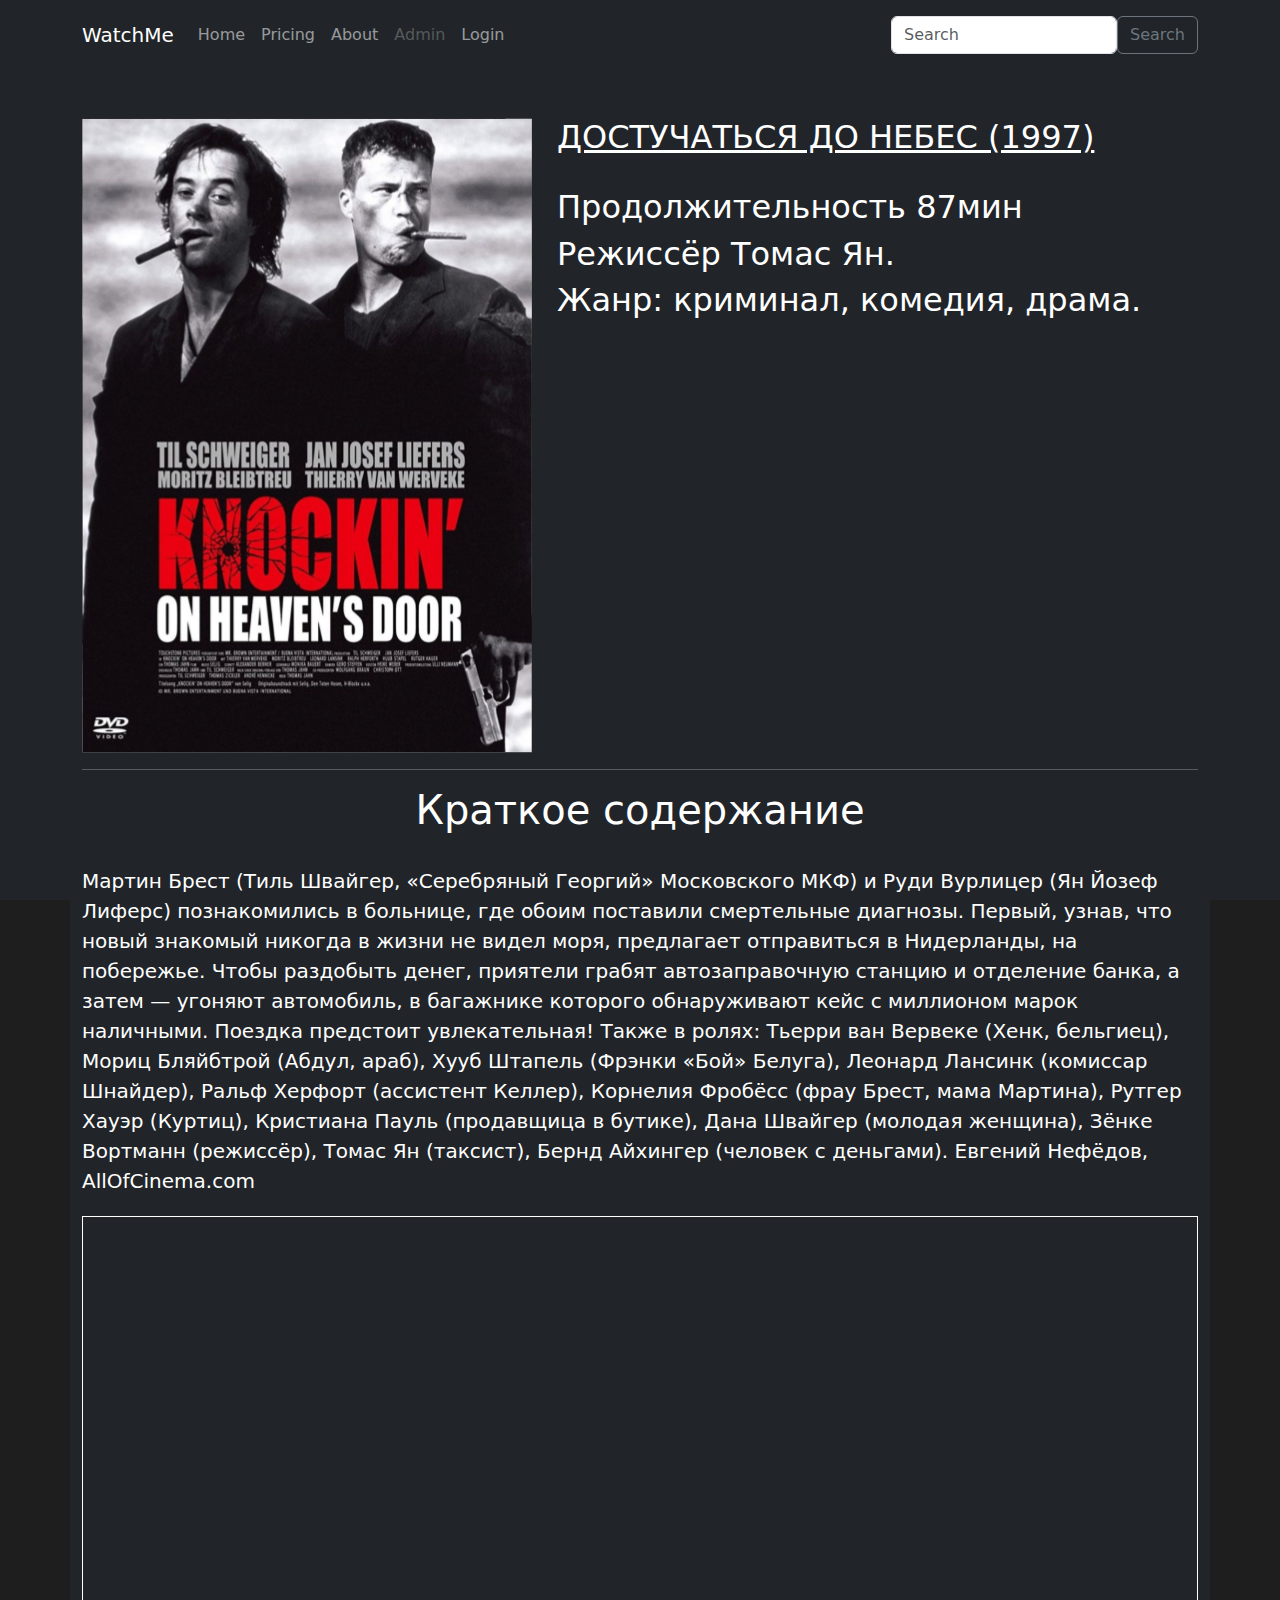
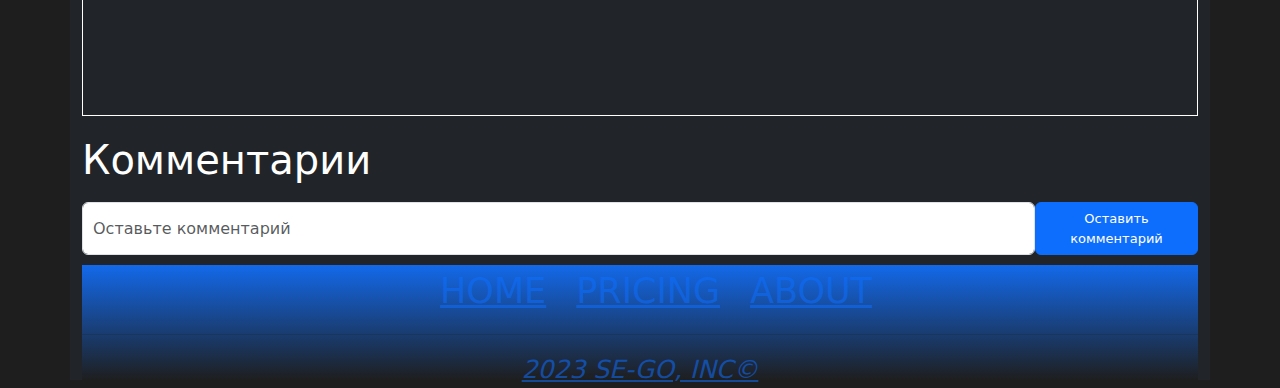
<file: detailPage.html>
<!DOCTYPE html>
<html lang="en">

<head>
    <meta charset="UTF-8">
    <meta name="viewport" content="width=device-width, initial-scale=1.0">
    <link rel="stylesheet" href="style.css">
    <link href="https://cdn.jsdelivr.net/npm/bootstrap@5.3.1/dist/css/bootstrap.min.css" rel="stylesheet">
    <link rel="shortcut icon" href="images/icon/Ellipse 2.svg"/>
    <title>Watch Me</title>
</head>

<body class="bg-dark">
    <div class="container bg-dark">
        <nav class="navbar navbar-expand-lg navbar-dark bg-dark">
            <a class="navbar-brand" href="index.html">WatchMe</a>
            <button class="navbar-toggler" type="button" data-toggle="collapse" data-target="#navbarSupportedContent"
                aria-controls="navbarSupportedContent" aria-expanded="false" aria-label="Toggle navigation">
                <span class="navbar-toggler-icon"></span>
            </button>

            <div class="collapse navbar-collapse w-100 justify-content-between" id="navbarSupportedContent">
                <ul class="navbar-nav mr-auto">
                    <li class="nav-item active">
                        <a class="nav-link" href="#">Home</a>
                    </li>
                    <li class="nav-item">
                        <a class="nav-link" href="#">Pricing</a>
                    </li>
                    <li class="nav-item">
                        <a class="nav-link" href="#">About</a>
                    </li>
                    <li class="nav-item">
                        <a class="nav-link disabled" href="#">Admin</a>
                    </li>
                    <li class="nav-item">
                        <a href="login.html" class="nav-link">Login</a>
                    </li>
                </ul>
                <form class="d-flex flex-row my-4 my-lg-2 flex-row">
                    <input class="form-control mr-sm-2" type="search" placeholder="Search" aria-label="Search">
                    <button class="btn btn-outline-secondary my-2 my-sm-0" type="submit">Search</button>
                </form>
            </div>
        </nav>
        <main class="main mt-5">
            <div class="text-white">
                <div class="row">
                    <div class="col col-sm- col-md-12 col-lg-5">
                        <img src="images/pictures/list1.svg" alt="" class="w-100">
                    </div>
                    <div class="col col-sm- col-md-12 col-lg-7">
                        <h2 class="text-decoration-underline text-uppercase">Достучаться до небес (1997)</h2>
                        <br>
                        <p class="h2">Продолжительность 87мин</p>
                        <p class="h2">Режиссёр Томас Ян.</p>
                        <p class="h2">Жанр: криминал, комедия, драма.</p>
                    </div>
                </div>
                <hr>
                <div class="">
                    <h1 class="text-center h1">Краткое содержание</h1>
                    <br>
                    <p class="text-left fs-5">Мартин Брест (Тиль Швайгер, «Серебряный Георгий» Московского
                        МКФ) и Руди Вурлицер (Ян Йозеф Лиферс) познакомились в
                        больнице, где обоим поставили смертельные диагнозы. Первый, узнав, что новый знакомый никогда в
                        жизни не видел моря,
                        предлагает отправиться в Нидерланды, на побережье. Чтобы раздобыть денег, приятели грабят
                        автозаправочную станцию и
                        отделение банка, а затем — угоняют автомобиль, в багажнике которого обнаруживают кейс с
                        миллионом марок наличными.
                        Поездка предстоит увлекательная!
                        Также в ролях: Тьерри ван Вервеке (Хенк, бельгиец), Мориц Бляйбтрой (Абдул, араб), Хууб Штапель
                        (Фрэнки «Бой» Белуга),
                        Леонард Лансинк (комиссар Шнайдер), Ральф Херфорт (ассистент Келлер), Корнелия Фробёсс (фрау
                        Брест, мама Мартина),
                        Рутгер Хауэр (Куртиц), Кристиана Пауль (продавщица в бутике), Дана Швайгер (молодая женщина),
                        Зёнке Вортманн (режиссёр),
                        Томас Ян (таксист), Бернд Айхингер (человек с деньгами).
                        Евгений Нефёдов, AllOfCinema.com</p>
                </div>
                <div class="film__player">
                    <div class="player">

                    </div>
                </div>
                <div class="film__reviews">
                    <h1>Комментарии</h1>
                    <div class="reviews" id="reviews"></div>
                    <div class="comment_write">
                        <input type="text" id="comment_text" class="form-control" placeholder="Оставьте комментарий" width="100%">
                        <button id="comment_btn" class="btn btn-primary">Оставить комментарий</button>
                    </div>
                </div>


            </div>
        </main>

        <div class="footer">
            <ul class="footer__menu">
                <li><a href="#" class="home-link">home</a></li>
                <li><a href="#" class="pricing-link">pricing</a></li>
                <li><a href="#" class="about-link">about</a></li>
            </ul>
            <hr>
            <div class="footer__end">
                <em><a href="#" class="main__page">2023 se-go, Inc&#169;</a></em>
            </div>
        </div>
    </div>
    <script src="https://ajax.googleapis.com/ajax/libs/jquery/3.5.1/jquery.min.js"></script>
    <script src="https://cdnjs.cloudflare.com/ajax/libs/popper.js/1.16.0/umd/popper.min.js"></script>
    <script src="https://maxcdn.bootstrapcdn.com/bootstrap/4.5.2/js/bootstrap.min.js"></script>
    <script src="https://cdn.jsdelivr.net/npm/bootstrap@5.3.1/dist/js/bootstrap.bundle.min.js"></script>
    <script src="comment.js"></script>
</body>
</file>
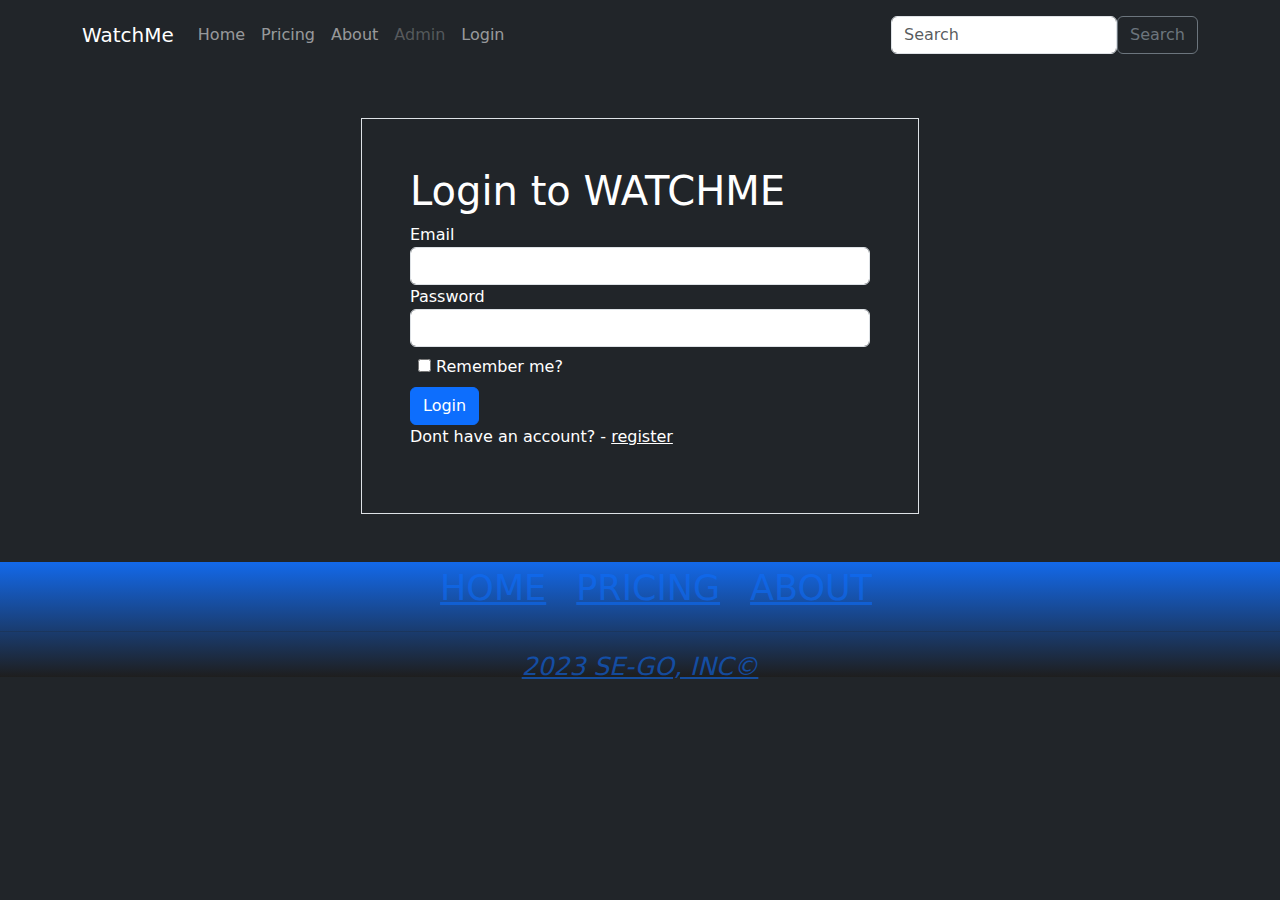
<file: login.html>
<!DOCTYPE html>
<html lang="en">
    <head>
        <meta charset="UTF-8" />
        <meta name="viewport" content="width=device-width, initial-scale=1.0" />
        <link rel="stylesheet" href="style.css" />
        <link
            href="https://cdn.jsdelivr.net/npm/bootstrap@5.3.1/dist/css/bootstrap.min.css"
            rel="stylesheet"
        />

        <title>Watch Me</title>
    </head>

    <body class="bg-dark">
        <div class="container bg-dark">
            <nav class="navbar navbar-expand-lg navbar-dark bg-dark">
                <a class="navbar-brand" href="#">WatchMe</a>
                <button
                    class="navbar-toggler"
                    type="button"
                    data-toggle="collapse"
                    data-target="#navbarSupportedContent"
                    aria-controls="navbarSupportedContent"
                    aria-expanded="false"
                    aria-label="Toggle navigation"
                >
                    <span class="navbar-toggler-icon"></span>
                </button>

                <div
                    class="collapse navbar-collapse w-100 justify-content-between"
                    id="navbarSupportedContent"
                >
                    <ul class="navbar-nav mr-auto">
                        <li class="nav-item active">
                            <a class="nav-link" href="#">Home</a>
                        </li>
                        <li class="nav-item">
                            <a class="nav-link" href="#">Pricing</a>
                        </li>
                        <li class="nav-item">
                            <a class="nav-link" href="#">About</a>
                        </li>
                        <li class="nav-item">
                            <a class="nav-link disabled" href="#">Admin</a>
                        </li>
                        <li class="nav-item">
                            <a href="login.html" class="nav-link">Login</a>
                        </li>
                    </ul>
                    <form class="d-flex flex-row my-4 my-lg-2 flex-row">
                        <input
                            class="form-control mr-sm-2"
                            type="search"
                            placeholder="Search"
                            aria-label="Search"
                        />
                        <button
                            class="btn btn-outline-secondary my-2 my-sm-0"
                            type="submit"
                        >
                            Search
                        </button>
                    </form>
                </div>
            </nav>
            <main
                class="d-flex flex-column align-items-center mt-5 mb-5 text-white"
            >
                <form action="" class="w-50 border p-5" id="loginForm">
                    <h1>Login to WATCHME</h1>
                    <div class="form-group">
                        <label for="email" class="">Email</label>
                        <input
                            type="email"
                            name="email"
                            id="email"
                            class="form-control"
                        />
                    </div>
                    <div class="form-group">
                        <label for="password">Password</label>
                        <input
                            type="password"
                            name="password"
                            id="password"
                            class="form-control"
                        />
                    </div>
                    <div class="form-group m-2">
                        <input type="checkbox" name="" id="" />
                        <label for="rememberme">Remember me?</label>
                    </div>
                    <div class="form-group">
                        <button type="submit" class="btn btn-primary">
                            Login
                        </button>
                        <br />
                        <p>
                            Dont have an account? -
                            <a
                                href="register.html"
                                class="text-decoration-underline text-white"
                                >register</a
                            >
                        </p>
                    </div>
                </form>
            </main>
        </div>
        <div class="footer bg-dark">
            <ul class="footer__menu">
                <li><a href="#" class="home-link">home</a></li>
                <li><a href="#" class="pricing-link">pricing</a></li>
                <li><a href="#" class="about-link">about</a></li>
            </ul>
            <hr />
            <div class="footer__end">
                <em
                    ><a href="#" class="main__page"
                        >2023 se-go, Inc&#169;</a
                    ></em
                >
            </div>
            <script src="https://ajax.googleapis.com/ajax/libs/jquery/3.5.1/jquery.min.js"></script>
            <script src="https://cdnjs.cloudflare.com/ajax/libs/popper.js/1.16.0/umd/popper.min.js"></script>
            <script src="https://maxcdn.bootstrapcdn.com/bootstrap/4.5.2/js/bootstrap.min.js"></script>
            <script src="https://cdn.jsdelivr.net/npm/bootstrap@5.3.1/dist/js/bootstrap.bundle.min.js"></script>
        </div>

        <script>
            document.addEventListener("DOMContentLoaded", function () {
                const loginForm = document.getElementById("loginForm");

                loginForm.addEventListener("submit", function (event) {
                    event.preventDefault();

                    const mail = document.getElementById("email").value;
                    const password = document.getElementById("password").value;

                    // Check if the username and password match in local storage
                    const storedUserData = localStorage.getItem(mail);

                    if (!storedUserData) {
                        alert(
                            "User not found. Please register or check your email."
                        );
                    } else {
                        const userData = JSON.parse(storedUserData);

                        if (userData.password === password) {
                            alert(
                                "Login successful! Welcome, " + userData.user
                            );
                            localStorage.setItem("user", userData.user);
                            // You can add code to redirect the user to another page here.
                        } else {
                            alert("Incorrect password. Please try again.");
                        }
                    }

                    // Clear the form
                    loginForm.reset();
                });
            });
        </script>
    </body>
</html>
</file>
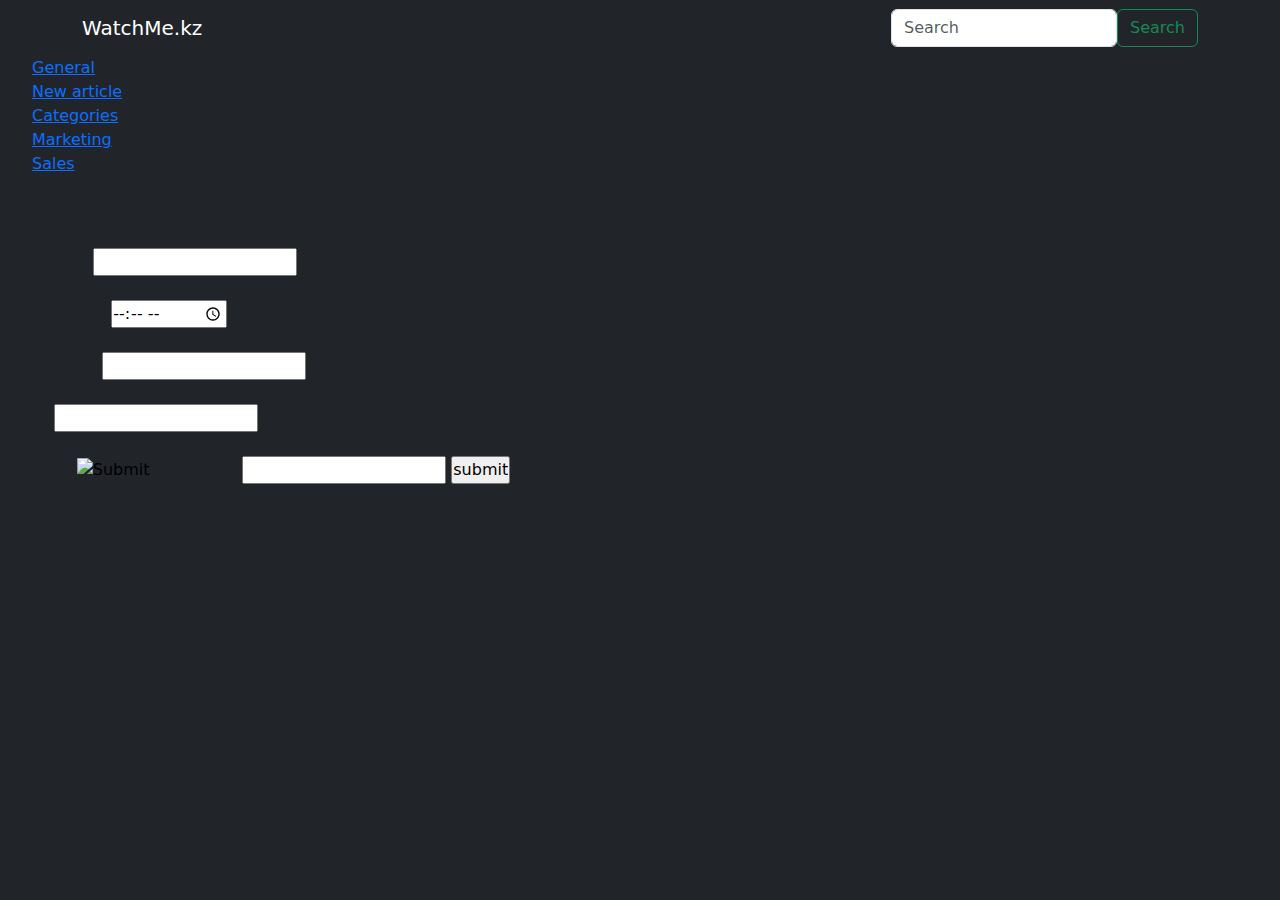
<file: newArticle.html>
<!DOCTYPE html>
<html lang="en">

<head>
    <meta charset="UTF-8">
    <meta name="viewport" content="width=device-width, initial-scale=1.0">
    <link rel="stylesheet" href="style.css">
    <link href="https://cdn.jsdelivr.net/npm/bootstrap@5.3.1/dist/css/bootstrap.min.css" rel="stylesheet">
    <link rel="shortcut icon" href="images/icon/Ellipse 2.svg" />
    <title>Watch Me</title>
</head>

<body class="bg-dark">
    <main class="admin">

        <div class="container">
            <nav class="navbar navbar-expand-lg navbar-dark bg-dark justify-content-between">
                <a class="navbar-brand" href="index.html">WatchMe.kz</a>
                <button class="navbar-toggler" type="button" data-toggle="collapse"
                    data-target="#navbarSupportedContent" aria-controls="navbarSupportedContent" aria-expanded="false"
                    aria-label="Toggle navigation">
                    <span class="navbar-toggler-icon"></span>
                </button>
                <div class="search">
                    <form class="d-flex flex-row flex-row">
                        <input class="form-control " type="search" placeholder="Search" aria-label="Search">
                        <button class="btn btn-outline-success my-2 my-sm-0" type="submit">Search</button>
                    </form>
                </div>
        </div>
        <div class="content">

            <div class="right_side">
                <ul class="admin_ch">
                    <li><a href="admin.html" class="">General</a></li>
                    <li><a href="#" class="">New article</a></li>
                    <li><a href="#" class="">Categories</a></li>
                    <li><a href="#" class="">Marketing</a></li>
                    <li><a href="#" class="">Sales</a></li>
                </ul>
            </div>
            <div class="main_admin">
                <h1>New Article</h1>
                <div class="newFilm">
                    <form action="">
                        <label for="name_film">Film name:</label>
                        <input type="text" id="fname" name="fname"><br><br>
                        <label for="continuance_film">Continuance:</label>
                        <input type="time" id="fname" name="fname"><br><br>
                        <label for="Directedbyfilm">Directed by:</label>
                        <input type="text" id="fname" name="fname"><br><br>
                        <label for="genre_film">Genre</label>
                        <input type="text" id="fname" name="fname"><br><br>
                        <label for="image_film"> Add img:</label>
                        <input type="image" name="" id="fname">
                        <label for="about_film">About film</label>
                        <input type="text" name="" id="fabout">
                        <input type="submit" value="submit">
                    </form>
                </div>
            </div>
        </div>
        </div>
    </main>
</body>

</html>
</file>
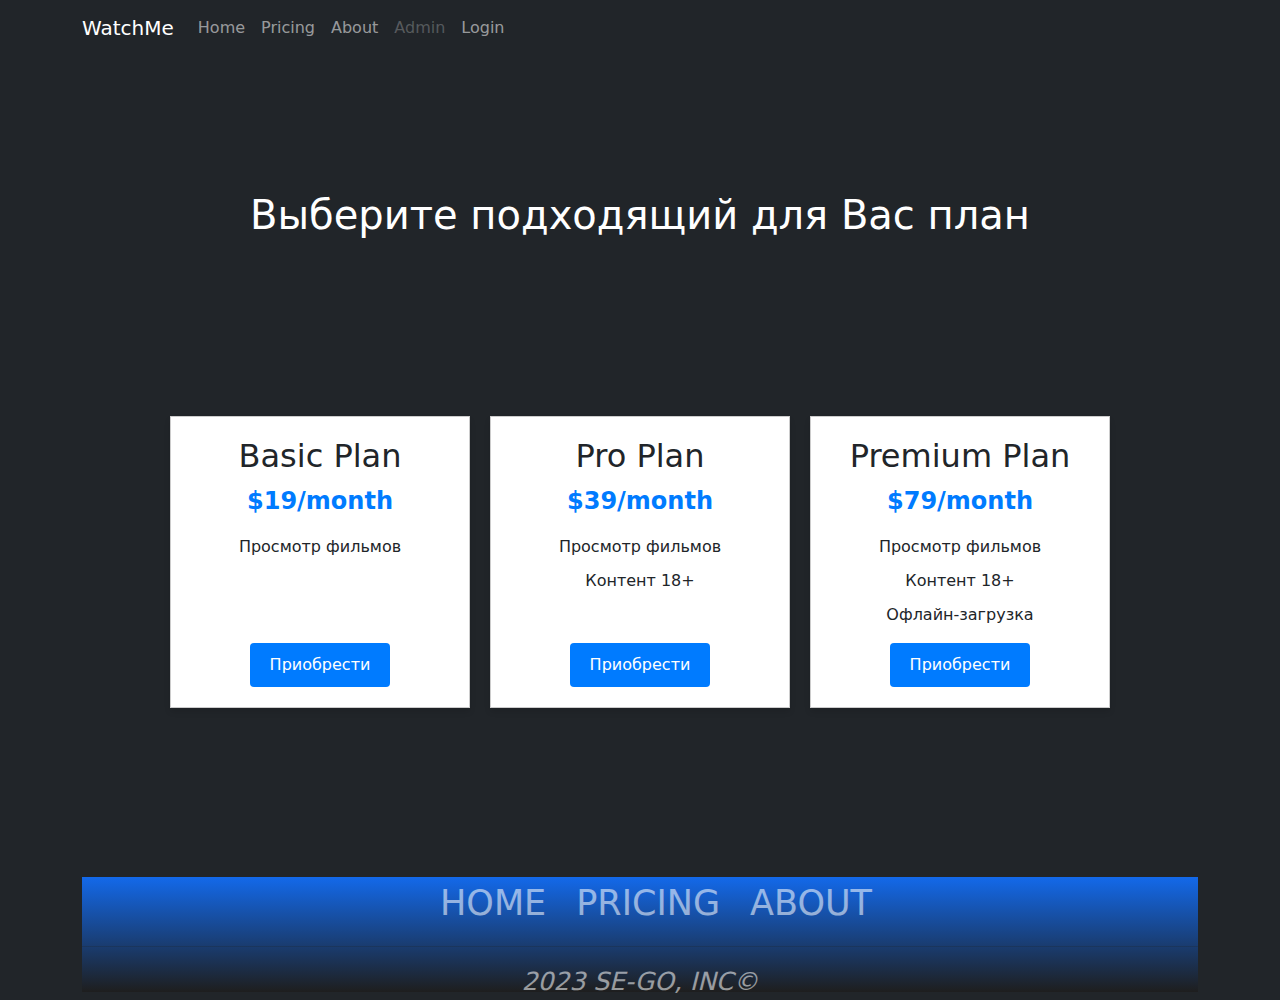
<file: pricingPage.html>
﻿<!DOCTYPE html>
<html>
<head>
    <title>Pricing Page</title>
    <link rel="stylesheet" href="dias_style.css" />
    <meta charset="utf-8" />
    <meta name="viewport" content="width=device-width, initial-scale=1.0">
    <link rel="shortcut icon" href="images/icon/Ellipse 2.svg">
    <link href="https://cdn.jsdelivr.net/npm/bootstrap@5.3.1/dist/css/bootstrap.min.css" rel="stylesheet">

    <script>
        function showNotification() {
            alert("Оплата временно не работает, попробуйте позже!");
        }
    </script>

</head>
<body class="bg-dark">
    <div class="container bg-dark">
        <nav class="navbar navbar-expand-lg navbar-dark bg-dark">
            <a class="navbar-brand" href="index.html">WatchMe</a>
            <button class="navbar-toggler" type="button" data-toggle="collapse" data-target="#navbarSupportedContent"
                    aria-controls="navbarSupportedContent" aria-expanded="false" aria-label="Toggle navigation">
                <span class="navbar-toggler-icon"></span>
            </button>

            <div class="collapse navbar-collapse w-100 justify-content-between" id="navbarSupportedContent">
                <ul class="navbar-nav mr-auto">
                    <li class="nav-item active">
                        <a class="nav-link" href="index.html">Home</a>
                    </li>
                    <li class="nav-item">
                        <a class="nav-link" href="#">Pricing</a>
                    </li>
                    <li class="nav-item">
                        <a class="nav-link" href="#footer">About</a>
                    </li>
                    <li class="nav-item">
                        <a class="nav-link disabled" href="admin.html">Admin</a>
                    </li>
                    <li class="nav-item">
                        <a href="login.html" class="nav-link">Login</a>
                    </li>
                </ul>
            </div>
        </nav>
        <div class="HelloText">
            <h1>Выберите подходящий для Вас план</h1>
        </div>
        <div class="pricing-container">
            <div class="pricing-card">
                <h2>Basic Plan</h2>
                <p class="price">$19/month</p>
                <ul class="featur">
                    <li>Просмотр фильмов</li>
                    <li class="text-white">б</li>
                    <li class="text-white">б</li>
                </ul>
                <a href="#" class="bottt" onclick="showNotification(); return false;">Приобрести</a>
            </div>

            <div class="pricing-card">
                <h2>Pro Plan</h2>
                <p class="price">$39/month</p>
                <ul class="featur">
                    <li>Просмотр фильмов</li>
                    <li>Контент 18+</li>
                    <li class="text-white">.</li>
                </ul>
                <a href="#" class="bottt" onclick="showNotification(); return false;">Приобрести</a>
            </div>

            <div class="pricing-card">
                <h2>Premium Plan</h2>
                <p class="price">$79/month</p>
                <ul class="featur">
                    <li>Просмотр фильмов</li>
                    <li>Контент 18+</li>
                    <li>Офлайн-загрузка</li>
                </ul>
                <a href="#" class="bottt" onclick="showNotification(); return false;">Приобрести</a>
            </div>
        </div>


        <div class="footer" id="footer">
            <ul class="footer__menu">
                <li><a href="index.html" class="home-link">home</a></li>
                <li><a href="#" class="pricing-link">pricing</a></li>
                <li><a href="#" class="about-link">about</a></li>
            </ul>
            <hr>
            <div class="footer__end">
                <em><a href="#" class="main__page">2023 se-go, Inc&#169;</a></em>
            </div>
        </div>
    </div>
</body>
</html>
</file>
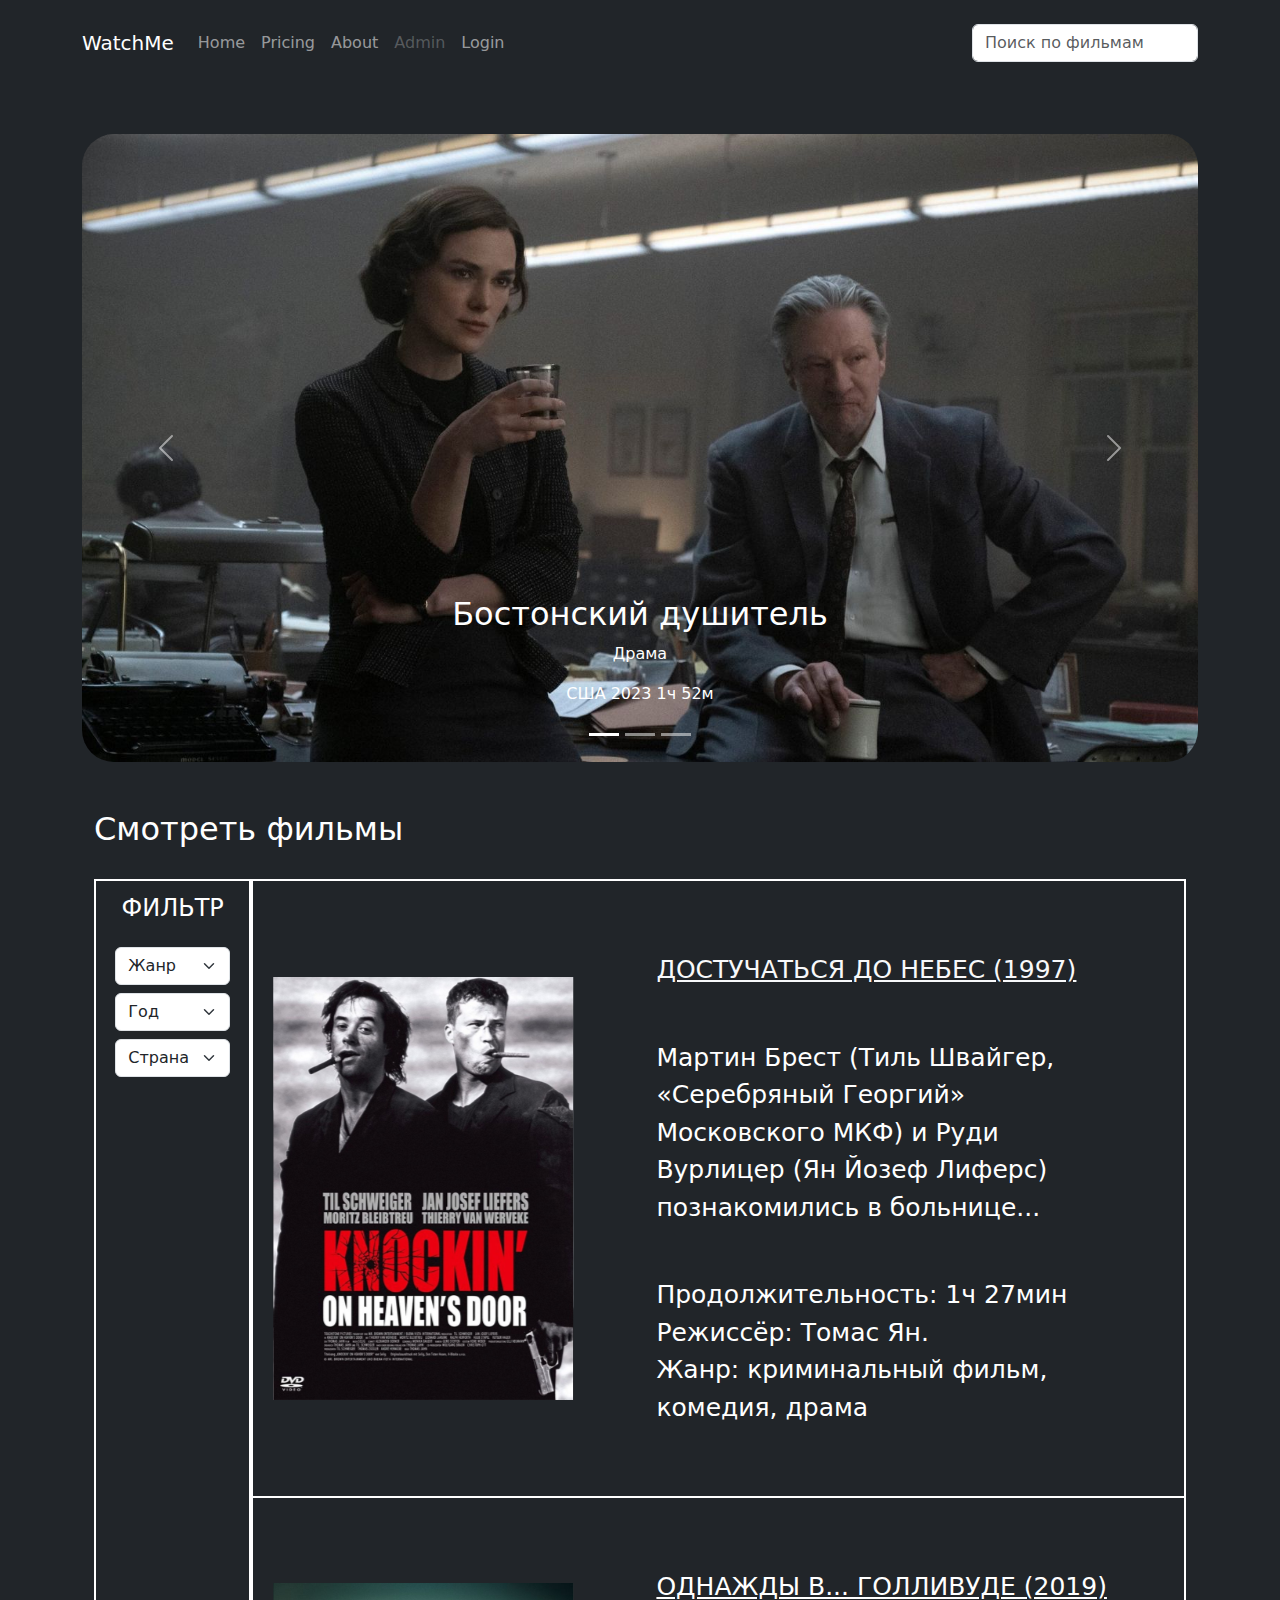
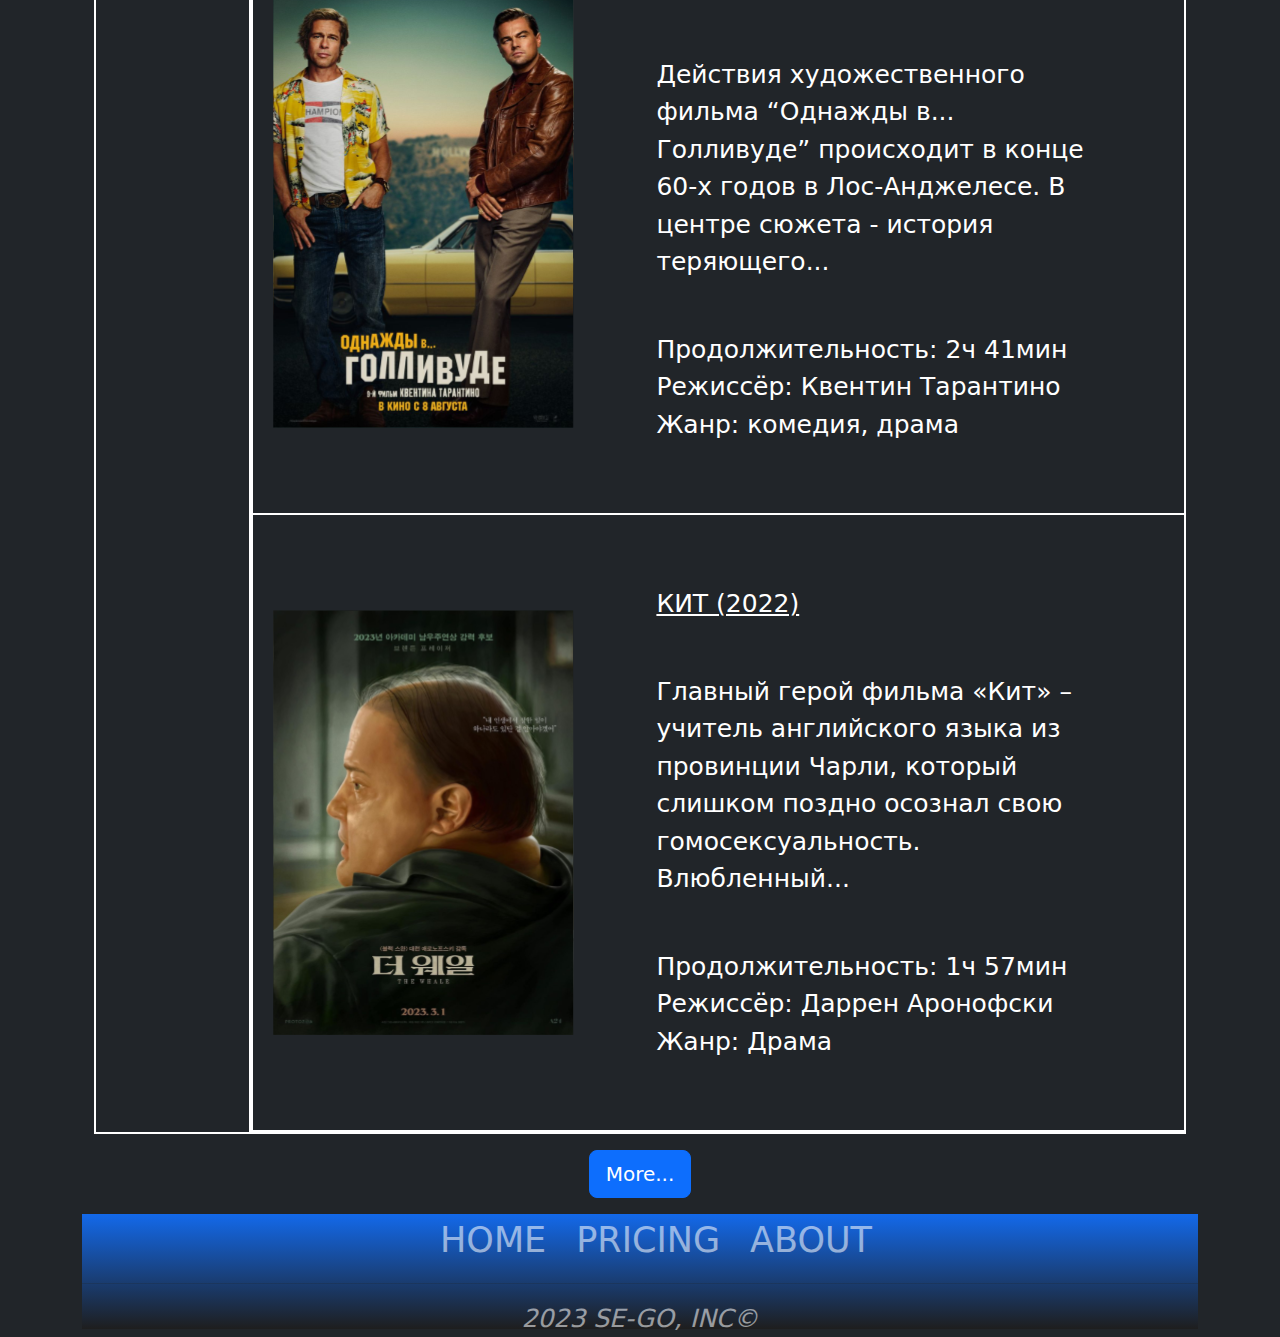
<file: recomedPage.html>
<!DOCTYPE html>
<html>

<head>
    <meta charset="utf-8">
    <meta name="viewport" content="width=device-width, initial-scale=1.0">
    <link rel="stylesheet" href="dias_style.css">
    <title>Watch Me</title>
    <link rel="shortcut icon" href="images/icon/Ellipse 2.svg" />
    <link href="https://cdn.jsdelivr.net/npm/bootstrap@5.3.1/dist/css/bootstrap.min.css" rel="stylesheet">

    <script>
        function showNotification() {
            alert("Функция временно не работает, попробуйте позже!");
        }
    </script>

</head>

<body class="bg-dark">
    <div class="container bg-dark">
        <nav class="navbar navbar-expand-lg navbar-dark bg-dark">
            <a class="navbar-brand" href="index.html">WatchMe</a>
            <button class="navbar-toggler" type="button" data-toggle="collapse" data-target="#navbarSupportedContent"
                    aria-controls="navbarSupportedContent" aria-expanded="false" aria-label="Toggle navigation">
                <span class="navbar-toggler-icon"></span>
            </button>

            <div class="collapse navbar-collapse w-100 justify-content-between" id="navbarSupportedContent">
                <ul class="navbar-nav mr-auto">
                    <li class="nav-item active">
                        <a class="nav-link" href="index.html">Home</a>
                    </li>
                    <li class="nav-item">
                        <a class="nav-link" href="pricingPage.html">Pricing</a>
                    </li>
                    <li class="nav-item">
                        <a class="nav-link" href="#footer">About</a>
                    </li>
                    <li class="nav-item">
                        <a class="nav-link disabled" href="admin.html">Admin</a>
                    </li>
                    <li class="nav-item">
                        <a href="login.html" class="nav-link">Login</a>
                    </li>
                </ul>
                <form id="search-form" class="mb-3 mt-3">
                    <input type="text" id="search-input" class="form-control" placeholder="Поиск по фильмам" aria-label="Поиск">
                </form>
                <div class="modal" id="search-results-modal" tabindex="-1">
                    <div class="modal-dialog">
                        <div class="modal-content">
                            <div class="modal-header">
                                <h5 class="modal-title">Результаты поиска</h5>
                                <button type="button" class="btn-close" data-bs-dismiss="modal" aria-label="Close"></button>
                            </div>
                            <div class="modal-body">
                                <div id="search-results">
                                </div>
                            </div>
                        </div>
                    </div>
                </div>
            </div>
        </nav>

        <!--carousel-->

        <main class="main mt-5">
            <script>var myCarousel = document.querySelector('#myCarousel')
                var carousel = new bootstrap.Carousel(myCarousel, {
                    touch: true,

                })</script>

            <div id="carouselExampleCaptions" class="carousel slide carousel-fade mb-5" data-bs-ride="carousel">
                <div class="carousel-indicators">
                    <button type="button" data-bs-target="#carouselExampleCaptions" data-bs-slide-to="0" class="active" aria-current="true" aria-label="Slide 1"></button>
                    <button type="button" data-bs-target="#carouselExampleCaptions" data-bs-slide-to="1" aria-label="Slide 2"></button>
                    <button type="button" data-bs-target="#carouselExampleCaptions" data-bs-slide-to="2" aria-label="Slide 3"></button>
                </div>
                <div class="carousel-inner rounded-5">
                    <div class="carousel-item active">
                        <img src="images/pictures/rec2.jpeg" class="d-block w-100" alt="">
                        <div class="carousel-caption d-none d-md-block">
                            <h2>Бостонский душитель</h2>
                            <p>Драма</p>
                            <p>США  2023  1ч 52м</p>
                        </div>
                    </div>
                    <div class="carousel-item">
                        <img src="images/pictures/rec1.jpg" class="d-block w-100" alt="">
                        <div class="carousel-caption d-none d-md-block">
                            <h2>Восстание зловейщих мертвецов</h2>
                            <p>Ужасы</p>
                            <p>США  2023  1ч 36м</p>
                        </div>
                    </div>
                    <div class="carousel-item">
                        <img src="images/pictures/rec3.jpg" class="d-block w-100" alt="">
                        <div class="carousel-caption d-none d-md-block">
                            <h2>Царь горы</h2>
                            <p>Боевые искусства</p>
                            <p>Корея  2020  16 серий</p>
                        </div>
                    </div>
                </div>
                <button class="carousel-control-prev" type="button" data-bs-target="#carouselExampleCaptions" data-bs-slide="prev">
                    <span class="carousel-control-prev-icon" aria-hidden="true"></span>
                    <span class="visually-hidden">Предыдущий</span>
                </button>
                <button class="carousel-control-next" type="button" data-bs-target="#carouselExampleCaptions" data-bs-slide="next">
                    <span class="carousel-control-next-icon" aria-hidden="true"></span>
                    <span class="visually-hidden">Следующий</span>
                </button>
            </div>

            <!--main-->

            <div class="container text-white">
                <div class="text-white mb-3">
                    <h2>Смотреть фильмы</h2>
                </div>

                <div class="page__film">
                    <div class="page__film-right">
                        <div class="filter__title mt-2 mb-2">
                            <h4>ФИЛЬТР</h4>
                        </div>

                        <table class="filter mt-2 mb-2">
                            <tr class="text-center">
                                <th>
                                    <select class="form-select mb-2" aria-label="Default select example">
                                        <option selected>Жанр</option>
                                        <option value="1">Боевик</option>
                                        <option value="2">Вестерн</option>
                                        <option value="3">Гангстерский фильм</option>
                                        <option value="4">Трагикомедия</option>
                                        <option value="5">Детектив</option>
                                        <option value="6">Драма</option>
                                        <option value="7">Исторический фильм</option>
                                        <option value="8">Комедия</option>
                                        <option value="9">Мелодрама</option>
                                        <option value="10">Музыкальный фильм</option>
                                        <option value="11">Политический фильм</option>
                                        <option value="12">Приключенческий фильм</option>
                                        <option value="13">Сказка</option>
                                        <option value="14">Трагедия</option>
                                    </select>

                                    <select class="form-select mb-2" aria-label="Default select example">
                                        <option selected>Год</option>
                                        <option value="0">2023</option>
                                        <option value="1">2022</option>
                                        <option value="2">2021</option>
                                        <option value="3">2020</option>
                                        <option value="4">2019</option>
                                        <option value="5">2018</option>
                                        <option value="6">2017</option>
                                        <option value="7">2016</option>
                                        <option value="8">2015</option>
                                        <option value="9">2014</option>
                                        <option value="10">2013</option>
                                        <option value="11">2012</option>
                                        <option value="12">2011</option>
                                        <option value="13">2010</option>
                                        <option value="14">2009</option>
                                    </select>

                                    <select class="form-select mb-2" aria-label="Default select example">
                                        <option selected>Страна</option>
                                        <option value="0">Казахстан</option>
                                        <option value="1">Корея</option>
                                        <option value="2">Китай</option>
                                         <option value="3">США</option>
                                        <option value="4">Россия</option>
                                        <option value="5">Япония</option>
                                        <option value="6">Германия</option>
                                        <option value="7">Великобритания</option>
                                        <option value="8">Испания</option>
                                    </select>
                                </th>
                            </tr>
                        </table>

                    </div>
                    <div class="page__film-left">
                        <div class="page__films">
                            <img src="images/pictures/list1.svg" alt="" class="film__img">
                            <ul class="list__film">
                                <li class="film__title film__info"><a href="detailPage.html" class="link-light">Достучаться до небес (1997)</a></li>
                                <li class="film__add film__info">
                                    Мартин Брест (Тиль Швайгер, «Серебряный Георгий»
                                    Московского МКФ) и Руди
                                    Вурлицер (Ян Йозеф Лиферс) познакомились в
                                    больнице...
                                </li>
                                <li class="film__info">
                                    Продолжительность: 1ч 27мин<br>
                                    Режиссёр: Томас Ян. <br>
                                    Жанр: криминальный фильм, комедия, драма
                                </li>
                            </ul>
                        </div>
                        <div class="page__films">
                            <img src="images/pictures/list2.svg" alt="" class="film__img">
                            <ul class="list__film">
                                <li class="film__title film__info">Однажды в... Голливуде (2019)</li>
                                <li class="film__add film__info">
                                    Действия художественного фильма “Однажды в... Голливуде”
                                    происходит в конце 60-х годов в Лос-Анджелесе. В центре сюжета
                                    - история теряющего...
                                </li>
                                <li class="film__info">
                                    Продолжительность: 2ч 41мин<br>
                                    Режиссёр: Квентин Тарантино <br>
                                    Жанр: комедия, драма
                                </li>
                            </ul>
                        </div>
                        <div class="page__films">
                            <img src="images/pictures/list3.svg" alt="" class="film__img">
                            <ul class="list__film">
                                <li class="film__title film__info">Кит (2022)</li>
                                <li class="film__add film__info">
                                    Главный герой фильма «Кит» – учитель английского языка из
                                    провинции Чарли, который слишком поздно осознал свою
                                    гомосексуальность. Влюбленный...
                                </li>
                                <li class="film__info">
                                    Продолжительность: 1ч 57мин<br>
                                    Режиссёр: Даррен Аронофски <br>
                                    Жанр: Драма
                                </li>
                            </ul>
                        </div>
                    </div>
                </div>
            </div>




            <div class="m-3 text-center">
                <button class="btn btn-primary btn-lg" onclick="showNotification(); return false;"> 
                    More...
                </button>
            </div>
        </main>




        <!--footer-->

        <div class="footer" id="footer">
            <ul class="footer__menu">
                <li><a href="index.html" class="home-link">home</a></li>
                <li><a href="pricingPage.html" class="pricing-link">pricing</a></li>
                <li><a href="#" class="about-link">about</a></li>
            </ul>
            <hr>
            <div class="footer__end">
                <em><a href="#" class="main__page">2023 se-go, Inc&#169;</a></em>
            </div>
        </div>
    </div>
    <script src="https://cdn.jsdelivr.net/npm/bootstrap@5.0.2/dist/js/bootstrap.bundle.min.js" integrity="sha384-MrcW6ZMFYlzcLA8Nl+NtUVF0sA7MsXsP1UyJoMp4YLEuNSfAP+JcXn/tWtIaxVXM" crossorigin="anonymous"></script>
    <script src="search.js"></script>
</body>

</html>
</file>
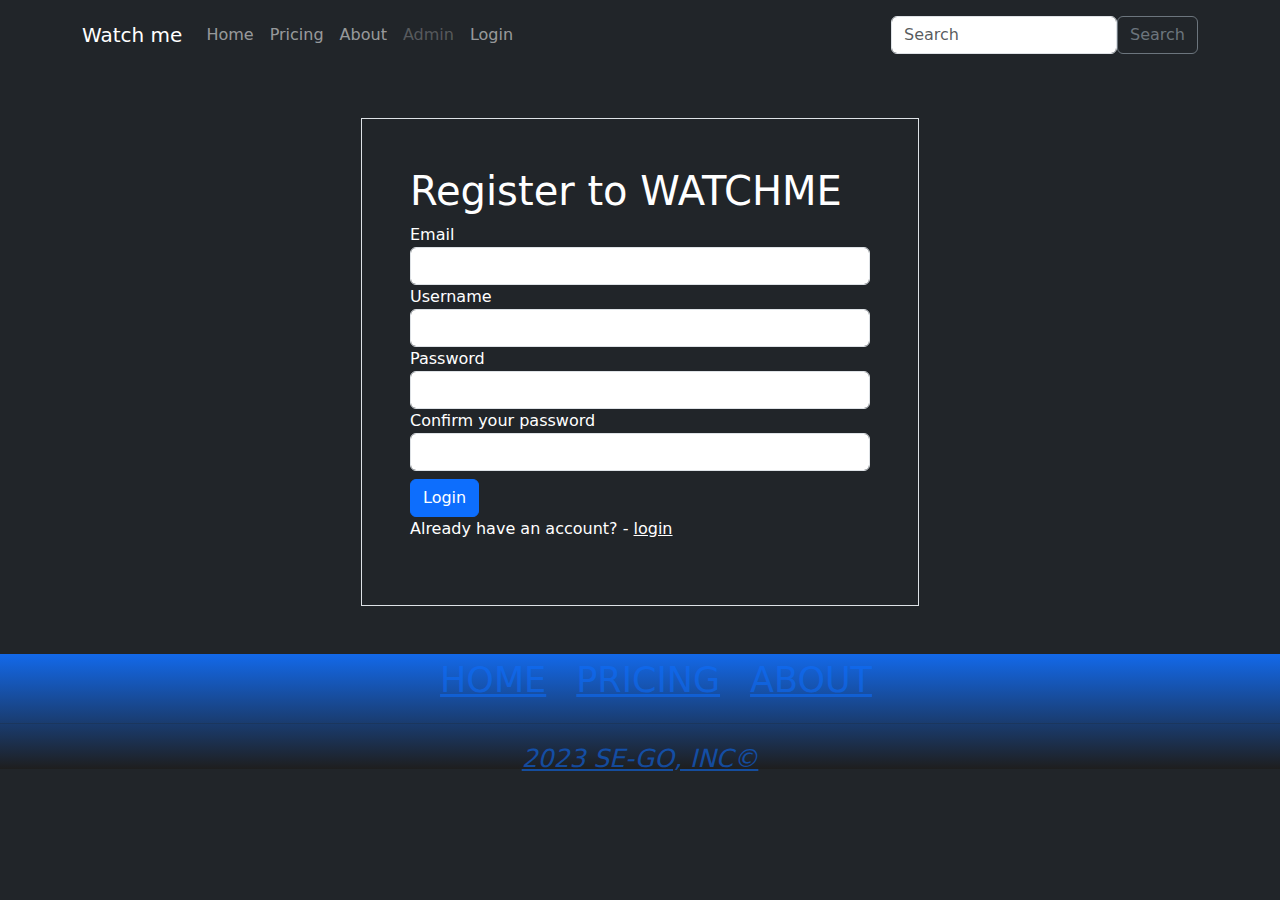
<file: register.html>
<!DOCTYPE html>
<html lang="en">
    <head>
        <meta charset="UTF-8" />
        <meta name="viewport" content="width=device-width, initial-scale=1.0" />
        <link rel="stylesheet" href="style.css" />
        <link
            href="https://cdn.jsdelivr.net/npm/bootstrap@5.3.1/dist/css/bootstrap.min.css"
            rel="stylesheet"
        />

        <title>Watch Me</title>
    </head>

    <body class="bg-dark">
        <div class="container">
            <nav class="navbar navbar-expand-lg navbar-dark bg-dark">
                <a class="navbar-brand" href="index.html">Watch me</a>
                <button
                    class="navbar-toggler"
                    type="button"
                    data-toggle="collapse"
                    data-target="#navbarSupportedContent"
                    aria-controls="navbarSupportedContent"
                    aria-expanded="false"
                    aria-label="Toggle navigation"
                >
                    <span class="navbar-toggler-icon"></span>
                </button>

                <div
                    class="collapse navbar-collapse w-100 justify-content-between"
                    id="navbarSupportedContent"
                >
                    <ul class="navbar-nav mr-auto">
                        <li class="nav-item active">
                            <a class="nav-link" href="index.html">Home</a>
                        </li>
                        <li class="nav-item">
                            <a class="nav-link" href="#">Pricing</a>
                        </li>
                        <li class="nav-item">
                            <a class="nav-link" href="#">About</a>
                        </li>
                        <li class="nav-item">
                            <a class="nav-link disabled" href="#">Admin</a>
                        </li>
                        <li class="nav-item">
                            <a href="login.html" class="nav-link">Login</a>
                        </li>
                    </ul>
                    <form class="d-flex flex-row my-4 my-lg-2 flex-row">
                        <input
                            class="form-control mr-sm-2"
                            type="search"
                            placeholder="Search"
                            aria-label="Search"
                        />
                        <button
                            class="btn btn-outline-secondary my-2 my-sm-0"
                            type="submit"
                        >
                            Search
                        </button>
                    </form>
                </div>
            </nav>
            <main
                class="d-flex flex-column align-items-center mt-5 mb-5 text-white"
            >
                <form action="" class="w-50 border p-5" id="registrationForm">
                    <h1>Register to WATCHME</h1>
                    <div class="form-group">
                        <label for="email" class="">Email</label>
                        <input
                            type="email"
                            name="email"
                            id="email"
                            class="form-control"
                        />
                    </div>
                    <div class="form-group">
                        <label for="username" class="">Username</label>
                        <input
                            type="username"
                            name="username"
                            id="username"
                            class="form-control"
                        />
                    </div>
                    <div class="form-group">
                        <label for="password">Password</label>
                        <input
                            type="password"
                            name="password"
                            id="password"
                            class="form-control"
                        />
                    </div>
                    <div class="form-group mb-2">
                        <label for="password2">Confirm your password</label>
                        <input
                            type="password"
                            name="password2"
                            id="password2"
                            class="form-control"
                        />
                    </div>
                    <div class="form-group">
                        <button type="submit" class="btn btn-primary">
                            Login
                        </button>
                        <br />
                        <p>
                            Already have an account? -
                            <a
                                href="login.html"
                                class="text-decoration-underline text-white"
                                >login</a
                            >
                        </p>
                    </div>
                </form>
            </main>
        </div>
        <div class="footer">
            <ul class="footer__menu">
                <li><a href="#" class="home-link">home</a></li>
                <li><a href="#" class="pricing-link">pricing</a></li>
                <li><a href="#" class="about-link">about</a></li>
            </ul>
            <hr />
            <div class="footer__end">
                <em
                    ><a href="#" class="main__page"
                        >2023 se-go, Inc&#169;</a
                    ></em
                >
            </div>
            <script src="https://ajax.googleapis.com/ajax/libs/jquery/3.5.1/jquery.min.js"></script>
            <script src="https://cdnjs.cloudflare.com/ajax/libs/popper.js/1.16.0/umd/popper.min.js"></script>
            <script src="https://maxcdn.bootstrapcdn.com/bootstrap/4.5.2/js/bootstrap.min.js"></script>
            <script src="https://cdn.jsdelivr.net/npm/bootstrap@5.3.1/dist/js/bootstrap.bundle.min.js"></script>
        </div>

        <script>
            document.addEventListener("DOMContentLoaded", function () {
                const registrationForm =
                    document.getElementById("registrationForm");

                registrationForm.addEventListener("submit", function (event) {
                    event.preventDefault();

                    const mail = document.getElementById("email").value;
                    const user = document.getElementById("username").value;
                    const password = document.getElementById("password").value;
                    const password2 =
                        document.getElementById("password2").value;

                    if (password !== password2) {
                        alert("Passwords do not match. Please try again.");
                        return;
                    }

                    // Check if the username is already in local storage
                    if (localStorage.getItem(mail) !== null) {
                        alert("Username with this email already exists.");

                        return;
                    }

                    // Save the username and password to local storage
                    localStorage.setItem(
                        mail,
                        JSON.stringify({ user, password })
                    );

                    alert(
                        "Registration successful! You can now log in with your username and password."
                    );

                    // Clear the form
                    registrationForm.reset();
                });
            });
        </script>
    </body>
</html>
</file>
<file: style.css>
html {
    box-sizing: border-box;
}

*,
*::after,
*::before {
    box-sizing: inherit;
    margin: 0;
    padding: 0;
}

html,
body {
    height: 100%;
    background-color: #1E1E1E;
}

ul {
    list-style: none;
}

a {
    text-decoration: none;
    color: inherit;
}

/* .wrapper__menu,
.wrapper__left,
.wrapper__right {
    color: white;
    display: flex;
    flex-direction: row;
    justify-content: space-between;
    height: 114px;
    align-items: center;
    font-size: 30px;
} */

/* .wrapper__left {
    width: 600px;
    padding-left: 40px;
}

.wrapper__right {
    padding-right: 10px;
} */

/* .search__form {
    display: inline-flex;
    background: linear-gradient(to bottom, #1369EA, #3C5680);
    padding: 0 15px;
    border-radius: 15px;
    justify-content: space-between;
    margin-left: 25px;
    width: 320px;
    height: 40px;    
} */

/* .search__txt {
    border: none;
    background: transparent;
    padding: 5px;
    width: 200px;
    font-size: 30px;
} */

/* .search__img,
.search__button {
    background: transparent;
    border: none;
    height: 4 0px;
    width: 40px;
} */

.banner,
.title {
    display: flex;
    flex-direction: column;
    align-items: center;
    align-self: center;
    margin: 0 auto;
}

.logo__add,
.name {
    display: flex;
    flex-direction: column;
    justify-content: center;
    flex-wrap: wrap;
    position: absolute;
    margin: 0 auto;
}

.name {
    color: black;
    padding-top: 175px;
    font-size: 60px;
    padding-right: 170px;
    font-family: 'Segoe UI', Tahoma, Geneva, Verdana, sans-serif;
    transform: rotateZ(330deg);
}

.logo__add {
    padding-top: 195px;
    padding-left: 195px;
}

.ad {
    font-size: 25px;
    color: white;
    padding-left: 630px;


}

.title {
    color: white;
    font-size: 50px;
    padding-top: 130px;
    text-transform: uppercase;
}

.category {
    display: flex;
    flex-direction: column;
    flex-wrap: wrap;
    align-items: center;
    gap: 50px;
    justify-content: center;
    /* filter: brightness(25%); */
    padding-top: 90px;
}

/* .category__item {
    display: flex;
    flex-wrap: wrap;
    gap: 49px;
} */

.category__items {
    display: flex;
    flex-direction: row;
    flex-wrap: wrap;
    justify-content: center;
    gap: 49px;
}

.category__first-film {
    position: relative;
    width: 550px;
    height: 305px;
    background-image: url("");
    background-repeat: no-repeat;
    background-size: contain;
    padding: 35px;
    transition: 0.5s;
    /* filter: brightness(25%); */
}

.category__first-film:before {
    content: ' ';
    display: block;
    position: absolute;
    left: 0;
    top: 0;
    width: 100%;
    height: 100%;
    opacity: 0.4;
    background-position: 50% 0;
    background-size: cover;
}

.film:before {
    background-image: url('images/pictures/Фильмы.svg')
}

.series::before {
    background-image: url('images/pictures/Сериалы.svg')
}

.anime::before {
    background-image: url('images/pictures/Аниме.svg')
}

.dorama::before {
    background-image: url('images/pictures/Дорамы.svg')
}

.link__film {
    display: flex;
    flex-direction: column;
    text-align: left;
    filter: brightness(100%);
    color: white;
}

.cat__img {
    max-height: 350px;
    max-width: 560.82px;
}

.category__name {
    font-size: 70px;
}

.catolog {
    font-size: 35px;
}

.categoty__ganre {
    display: flex;
    flex-direction: row;
    justify-content: center;
    gap: 100px;
}

.ganre {
    background: linear-gradient(to bottom, #1E1E1E, #1369EA);
    border-radius: 20px;
    height: 150px;
    width: 200px;
    display: flex;
    justify-content: center;
    align-items: center;
}

.romantica__icon {
    padding-left: 30px;
}

.comedy__icon {
    padding-left: 15px;
}

.mystery__icon {
    padding-left: 18px;
}

.music__icon {
    padding-left: 12px;
}

.ganre__name {
    font-size: 25px;
    color: black;
    text-transform: uppercase;
}

.recommended-list {
    display: flex;
    flex-direction: row;
    justify-content: space-evenly;
    padding-top: 30px;
}

.rec__name {
    color: white;
    font-size: 25px;
    text-transform: uppercase;
    font-family: 'Gill Sans', 'Gill Sans MT', Calibri, 'Trebuchet MS', sans-serif;
    text-align: center;
}

.wath__random {
    display: flex;
    justify-content: center;
    padding-top: 50px;
}

.random {
    height: 500px;
    width: 500px;
}

.random1 {
    position: absolute;
}

.random__name {
    display: flex;
    padding-top: 210px;
    position: absolute;
    font-size: 65px;
    color: white;
    padding-left: 45px;
}

.carousel-main {
    display: flex;
    flex-direction: row;
    justify-content: center;
}

.title2 {
    display: flex;
    flex-direction: row;
    max-width: 100;
    justify-content: flex-start;
}

.carousel-first {
    display: flex;
    flex-direction: row;
    justify-content: space-around;
    align-items: center;
}

.carousel-first-info {
    display: flex;
    flex-direction: row;
    color: white;
}

.carousel-first-img1 {
    position: absolute;
}


.carousel-img1 {
    opacity: 0.3;
    border-radius: 5%;
    height: 355px;
    width: 660px;
    -webkit-box-shadow: 0px 0px 12px 16px rgba(19, 105, 234, 0.31);
    -moz-box-shadow: 0px 0px 12px 16px rgba(19, 105, 234, 0.31);
    box-shadow: 0px 0px 12px 16px rgba(19, 105, 234, 0.31);
}

.carousel-img2 {
    opacity: 0.3;
    border-radius: 5%;
    height: 219px;
    width: 371px;
    -webkit-box-shadow: 0px 0px 12px 15px rgba(19, 105, 234, 0.2);
    -moz-box-shadow: 0px 0px 12px 15px rgba(19, 105, 234, 0.2);
    box-shadow: 0px 0px 12px 15px rgba(19, 105, 234, 0.2);
}

.ca-info {
    position: absolute;
    display: flex;
    flex-direction: column;
    justify-content: space-between;
}

.carousel-ganre1 {
    font-size: 40px;
}

.carousel-name1 {
    font-size: 30px;
}

.carousel-ganre2 {
    font-size: 25px;
}

.carousel-name2 {
    font-size: 25px;
}

.carousel-info {
    display: flex;
    flex-direction: column;
    padding-left: 40px;
    padding-top: 20px;
}

.carousel-info-add {
    display: flex;
    flex-direction: row;
    justify-content: space-between;
    font-size: 25px;
    padding-top: 210px;
    padding-left: 20px;
}

.carousel-info__next {
    display: flex;
    flex-direction: column;
    padding-left: 30px;
    padding-top: 20px;
}

.carousel-info-add__next {
    display: flex;
    flex-direction: row;
    justify-content: space-between;
    font-size: 18px;
    padding-top: 110px;
    padding-left: 20px;
}

.title2 {
    color: white;
    padding-left: 50px;
    font-size: 30px;
}

.footer {
    height: 115px;
    background: linear-gradient(to top, #1E1E1E, #1369EA);
}

.page__film {
    display: flex;
    flex-direction: row;
    justify-content: center;
    color: white;
}

.page__film-right {
    width: 408px;
    display: flex;
    flex-direction: column;
    justify-content: center;
    align-items: center;
    justify-content: flex-start;
    border: 2px solid white;
    padding: 5px;
}

.filter {
    width: 80%;
}

.filter__select {
    padding: 3px;
    background-color: #1369EA;
    border-radius: 15px;
    color: white;
    text-transform: uppercase;
    font-size: 20px;
    width: 100%;
    margin: 5px 0;
    padding: 6px;
    ;
}


.page__film {
    padding-top: 15px;
}

.page__film-left {
    border: 2px solid white;
}

.page__films {
    display: flex;
    flex-direction: row;
    color: white;
    border-bottom: 2px solid white;
    padding: 20px;
}

.list__film {
    margin: 0px 50px;
}

.film__title {
    color: white;
    text-transform: uppercase;
    text-decoration: underline;
    font-size: 30px;
}

.film__info {
    margin: 50px 0;
    font-size: 25px;
}



.footer__menu,
.footer__end {
    display: flex;
    flex-direction: row;
    color: white;
    font-size: 35px;
    text-transform: uppercase;
    justify-content: center;
    gap: 30px;
    opacity: 55%;
    align-items: center;
}
@media screen and (max-width: 600px) {
    .footer__menu{
        font-size: 20px;
        margin: 0;
        padding: 0;
    }
}

.page__pagination {
    display: flex;
    flex-direction: row;
    justify-content: center;
}

hr {
    border-color: black;
}

.page__pagination_next {
    padding: 10px;
    font-size: 30px;
    margin: 10px;
    width: 300px;
    border-radius: 15px;
    background-color: #1369EA;
}

.page__pagination_next:hover {
    cursor: pointer;
}

.footer__end {
    font-size: 25px;
}



/* .main__content{
    display: flex;
    flex-direction: column;
    max-width: 1000px;
    margin: 0 auto;
    justify-content: center;
    color: white;
} */

/* .film__info{
    display: flex;
    flex-direction: row;
    justify-content: space-around;
} */
/* .film__info-detail{
    display: flex;
    flex-direction: column;
    justify-content: flex-start;
} */
/* .film__info-detail > h2{
    text-decoration: underline;
    text-transform: uppercase;
} */
/* .film__info-detail > p{
    font-size: 35px;
} */
/* .film__short-detail{
    text-align: center;
} */
/* .film__short-detail > h1{
    font-size: 50px;
} */
/* .film__short-detail-content{
    font-size: 25px;
    text-align: left;
} */
.player{
    margin: 20px 0px;
    width: 100%;
    height: 500px;
    border: 1px solid white;
}
.film__reviews{
    margin: 0px;
}
.review{
    border: 1px solid white;
    padding:10px;
}
.review-author{
    display: flex;
    flex-direction: row;
    align-items: center;
}
.review-author img{
    width: 100px;
}
.review h3 {
    padding: 0px 20px;
}
.review-content{
    padding: 0 10px;
}

.comment_write{
    display: flex;
    flex-direction: row;
}
#comment_text{
    flex-grow: 1;
    padding: 10px;
    margin: 10px 0;
}
#comment_btn{
    margin: 10px 0;
    font-size: 13px;
}
</file>
<file: dias_style.css>
html {
    box-sizing: border-box;
}

*,
*::after,
*::before {
    box-sizing: inherit;
    margin: 0;
    padding: 0;
}

html,
body {
    height: 100%;
}

ul {
    list-style: none;
}

a {
    text-decoration: none;
    color: inherit;
}

/* .wrapper__menu,
.wrapper__left,
.wrapper__right {
    color: white;
    display: flex;
    flex-direction: row;
    justify-content: space-between;
    height: 114px;
    align-items: center;
    font-size: 30px;
} */

/* .wrapper__left {
    width: 600px;
    padding-left: 40px;
}

.wrapper__right {
    padding-right: 10px;
} */

/* .search__form {
    display: inline-flex;
    background: linear-gradient(to bottom, #1369EA, #3C5680);
    padding: 0 15px;
    border-radius: 15px;
    justify-content: space-between;
    margin-left: 25px;
    width: 320px;
    height: 40px;    
} */

/* .search__txt {
    border: none;
    background: transparent;
    padding: 5px;
    width: 200px;
    font-size: 30px;
} */

/* .search__img,
.search__button {
    background: transparent;
    border: none;
    height: 4 0px;
    width: 40px;
} */

.banner,
.title {
    display: flex;
    flex-direction: column;
    align-items: center;
    align-self: center;
    margin: 0 auto;
}

.logo__add,
.name {
    display: flex;
    flex-direction: column;
    justify-content: center;
    flex-wrap: wrap;
    position: absolute;
    margin: 0 auto;
}

.name {
    color: black;
    padding-top: 175px;
    font-size: 60px;
    padding-right: 170px;
    font-family: 'Segoe UI', Tahoma, Geneva, Verdana, sans-serif;
    transform: rotateZ(330deg);
}

.logo__add {
    padding-top: 195px;
    padding-left: 195px;
}

.ad {
    font-size: 25px;
    color: white;
    padding-left: 630px;


}

.title {
    color: white;
    font-size: 50px;
    padding-top: 130px;
    text-transform: uppercase;
}

.category {
    display: flex;
    flex-direction: column;
    flex-wrap: wrap;
    align-items: center;
    gap: 50px;
    justify-content: center;
    /* filter: brightness(25%); */
    padding-top: 90px;
}

/* .category__item {
    display: flex;
    flex-wrap: wrap;
    gap: 49px;
} */

.category__items {
    display: flex;
    flex-direction: row;
    flex-wrap: wrap;
    justify-content: center;
    gap: 49px;
}

.category__first-film {
    position: relative;
    width: 550px;
    height: 305px;
    background-image: url("");
    background-repeat: no-repeat;
    background-size: contain;
    padding: 35px;
    transition: 0.5s;
    /* filter: brightness(25%); */
}

.category__first-film:before {
    content: ' ';
    display: block;
    position: absolute;
    left: 0;
    top: 0;
    width: 100%;
    height: 100%;
    opacity: 0.4;
    background-position: 50% 0;
    background-size: cover;
}

.film:before {
    background-image: url('images/pictures/Фильмы.svg')
}

.series::before {
    background-image: url('images/pictures/Сериалы.svg')
}

.anime::before {
    background-image: url('images/pictures/Аниме.svg')
}

.dorama::before {
    background-image: url('images/pictures/Дорамы.svg')
}

.link__film {
    display: flex;
    flex-direction: column;
    text-align: left;
    filter: brightness(100%);
    color: white;
}

.cat__img {
    max-height: 350px;
    max-width: 560.82px;
}

.category__name {
    font-size: 70px;
}

.catolog {
    font-size: 35px;
}

.categoty__ganre {
    display: flex;
    flex-direction: row;
    justify-content: center;
    gap: 100px;
}

.ganre {
    background: linear-gradient(to bottom, #1E1E1E, #1369EA);
    border-radius: 20px;
    height: 150px;
    width: 200px;
    display: flex;
    justify-content: center;
    align-items: center;
}

.romantica__icon {
    padding-left: 30px;
}

.comedy__icon {
    padding-left: 15px;
}

.mystery__icon {
    padding-left: 18px;
}

.music__icon {
    padding-left: 12px;
}

.ganre__name {
    font-size: 25px;
    color: black;
    text-transform: uppercase;
}

.recommended-list {
    display: flex;
    flex-direction: row;
    justify-content: space-evenly;
    padding-top: 30px;
}

.rec__name {
    color: white;
    font-size: 25px;
    text-transform: uppercase;
    font-family: 'Gill Sans', 'Gill Sans MT', Calibri, 'Trebuchet MS', sans-serif;
    text-align: center;
}

.wath__random {
    display: flex;
    justify-content: center;
    padding-top: 50px;
}

.random {
    height: 500px;
    width: 500px;
}

.random1 {
    position: absolute;
}

.random__name {
    display: flex;
    padding-top: 210px;
    position: absolute;
    font-size: 65px;
    color: white;
    padding-left: 45px;
}

.carousel-main {
    display: flex;
    flex-direction: row;
    justify-content: center;
}

.title2 {
    display: flex;
    flex-direction: row;
    max-width: 100%;
    justify-content: flex-start;
}

.carousel-first {
    display: flex;
    flex-direction: row;
    justify-content: space-around;
    align-items: center;
}

.carousel-first-info {
    display: flex;
    flex-direction: row;
    color: white;
}

.carousel-first-img1 {
    position: absolute;
}


.carousel-img1 {
    opacity: 0.3;
    border-radius: 5%;
    height: 355px;
    width: 660px;
    -webkit-box-shadow: 0px 0px 12px 16px rgba(19, 105, 234, 0.31);
    -moz-box-shadow: 0px 0px 12px 16px rgba(19, 105, 234, 0.31);
    box-shadow: 0px 0px 12px 16px rgba(19, 105, 234, 0.31);
}

.carousel-img2 {
    opacity: 0.3;
    border-radius: 5%;
    height: 219px;
    width: 371px;
    -webkit-box-shadow: 0px 0px 12px 15px rgba(19, 105, 234, 0.2);
    -moz-box-shadow: 0px 0px 12px 15px rgba(19, 105, 234, 0.2);
    box-shadow: 0px 0px 12px 15px rgba(19, 105, 234, 0.2);
}

.ca-info {
    position: absolute;
    display: flex;
    flex-direction: column;
    justify-content: space-between;
}

.carousel-ganre1 {
    font-size: 40px;
}

.carousel-name1 {
    font-size: 30px;
}

.carousel-ganre2 {
    font-size: 25px;
}

.carousel-name2 {
    font-size: 25px;
}

.carousel-info {
    display: flex;
    flex-direction: column;
    padding-left: 40px;
    padding-top: 20px;
}

.carousel-info-add {
    display: flex;
    flex-direction: row;
    justify-content: space-between;
    font-size: 25px;
    padding-top: 210px;
    padding-left: 20px;
}

.carousel-info__next {
    display: flex;
    flex-direction: column;
    padding-left: 30px;
    padding-top: 20px;
}

.carousel-info-add__next {
    display: flex;
    flex-direction: row;
    justify-content: space-between;
    font-size: 18px;
    padding-top: 110px;
    padding-left: 20px;
}

.title2 {
    color: white;
    padding-left: 50px;
    font-size: 30px;
}

.footer {
    height: 115px;
    background: linear-gradient(to top, #1E1E1E, #1369EA);
}

.page__film {
    display: flex;
    flex-direction: row;
    justify-content: center;
    color: white;
}

.page__film-right {
    width: 408px;
    display: flex;
    flex-direction: column;
    justify-content: center;
    align-items: center;
    justify-content: flex-start;
    border: 2px solid white;
    padding: 5px;
}

.filter {
    width: 80%;
}

.filter__select {
    padding: 3px;
    background-color: #1369EA;
    border-radius: 15px;
    color: white;
    text-transform: uppercase;
    font-size: 20px;
    width: 100%;
    margin: 5px 0;
    padding: 6px;

}


.page__film {
    padding-top: 15px;
}

.page__film-left {
    border: 2px solid white;
}

.page__films {
    display: flex;
    flex-direction: row;
    color: white;
    border-bottom: 2px solid white;
    padding: 20px;
}

.list__film {
    margin: 0px 50px;
}

.film__title {
    color: white;
    text-transform: uppercase;
    text-decoration: underline;
    font-size: 30px;
}

.film__info {
    margin: 50px 0;
    font-size: 25px;
}

.footer__menu {
    display: flex;
    flex-direction: row;
    color: white;
    font-size: 35px;
    text-transform: uppercase;
    justify-content: center;
    gap: 30px;
    opacity: 55%;
}

.footer__end {
    display: flex;
    flex-direction: row;
    color: white;
    font-size: 35px;
    text-transform: uppercase;
    justify-content: center;
    gap: 30px;
    opacity: 55%;
}

.footer__menu a {
    color: white;
    text-decoration: none;
}

.footer__end a {
    color: white;
    text-decoration: none;
}

.page__pagination {
    display: flex;
    flex-direction: row;
    justify-content: center;
}

hr {
    border-color: black;
}

.page__pagination_next {
    padding: 10px;
    font-size: 30px;
    margin: 10px;
    width: 300px;
    border-radius: 15px;
    background-color: #1369EA;
}

.page__pagination_next:hover {
    cursor: pointer;
}

.footer__end {
    font-size: 25px;
}



/* .main__content{
    display: flex;
    flex-direction: column;
    max-width: 1000px;
    margin: 0 auto;
    justify-content: center;
    color: white;
} */

/* .film__info{
    display: flex;
    flex-direction: row;
    justify-content: space-around;
} */
/* .film__info-detail{
    display: flex;
    flex-direction: column;
    justify-content: flex-start;
} */
/* .film__info-detail > h2{
    text-decoration: underline;
    text-transform: uppercase;
} */
/* .film__info-detail > p{
    font-size: 35px;
} */
/* .film__short-detail{
    text-align: center;
} */
/* .film__short-detail > h1{
    font-size: 50px;
} */
/* .film__short-detail-content{
    font-size: 25px;
    text-align: left;
} */
.player{
    margin: 20px 0px;
    width: 100%;
    height: 500px;
    border: 1px solid white;
}
.film__reviews{
    margin: 0px;
}
.review{
    border: 1px solid white;
}
.review-author{
    display: flex;
    flex-direction: row;
    align-items: center;
}
.review-author img{
    width: 100px;
}
.review h3 {
    padding: 0px 20px;
}

.pricing-container {
    display: flex;
    justify-content: center;
    align-items: center;
    height: 70vh;
}

.pricing-card {
    border: 1px solid #ccc;
    padding: 20px;
    text-align: center;
    margin: 10px;
    width: 300px;
    box-shadow: 0 4px 6px rgba(0, 0, 0, 0.1);
    background-color: white;
}

h2 {
    color: white;
}

.price {
    font-size: 24px;
    font-weight: bold;
    color: #007BFF;
}

.featur {
    list-style: none;
    padding: 0;
}

    .featur li {
        margin-bottom: 10px;
    }

.bottt {
    background-color: #007BFF;
    color: #fff;
    padding: 10px 20px;
    text-decoration: none;
    border-radius: 4px;
    display: inline-block;
}
.HelloText {
    display: flex;
    justify-content: center;
    align-items: center;
    text-align: center;
    margin-top: 15vh;
}

.HelloText h1{
    color: white;
}
</file>
